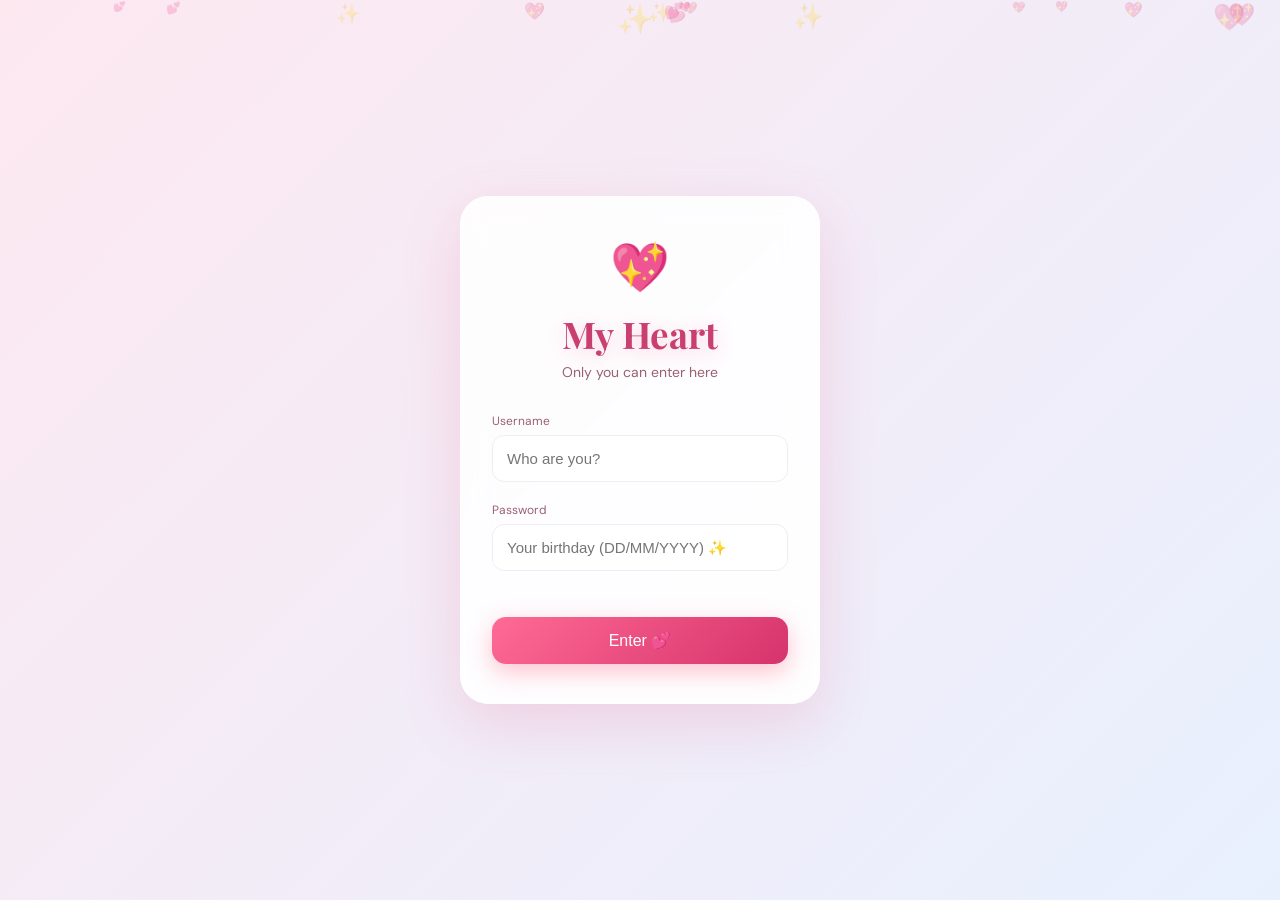
<file: index.html>
<!DOCTYPE html>
<html lang="en">
<head>
  <meta charset="UTF-8" />
  <meta name="viewport" content="width=device-width, initial-scale=1.0"/>
  <title>My Heart 💕</title>
  <link href="https://fonts.googleapis.com/css2?family=Playfair+Display&family=DM+Sans&display=swap" rel="stylesheet">
  <link rel="stylesheet" href="style.css" />
</head>
<body>

<div class="petals" id="petals"></div>

<div id="login-page" class="page active">
  <div class="login-card">
    <div class="lock-icon" style="font-size: 3rem; margin-bottom: 10px;">💖</div>
    <h1 class="login-title">My Heart</h1>
    <p class="login-sub">Only you can enter here</p>

    <div class="form-group">
      <label>Username</label>
      <input type="text" id="username" placeholder="Who are you?" />
    </div>

    <div class="form-group">
      <label>Password</label>
      <input type="password" id="password" placeholder="Your birthday (DD/MM/YYYY) ✨" />
    </div>

    <p id="error-msg" style="color: #ff4d4d; font-size: 14px; margin-bottom: 10px; min-height: 20px;"></p>
    <button class="login-btn" onclick="handleLogin()">Enter 💕</button>
  </div>
</div>

<div id="proposal-page" class="page">
  <div class="card">
    <h1 class="title">
      Will you be my girlfriend?<br>
      <span id="display-name"></span> 💕
    </h1>

    <div class="buttons">
      <button class="yes" onclick="sayYes()">Yes 💖</button>
      <button class="no" id="noBtn">No 🙈</button>
    </div>

    <p class="message" id="response-text"></p>
    <button class="back" onclick="handleLogout()">← Back</button>
  </div>
</div>

<script src="script.js"></script>
</body>
</html>
</file>
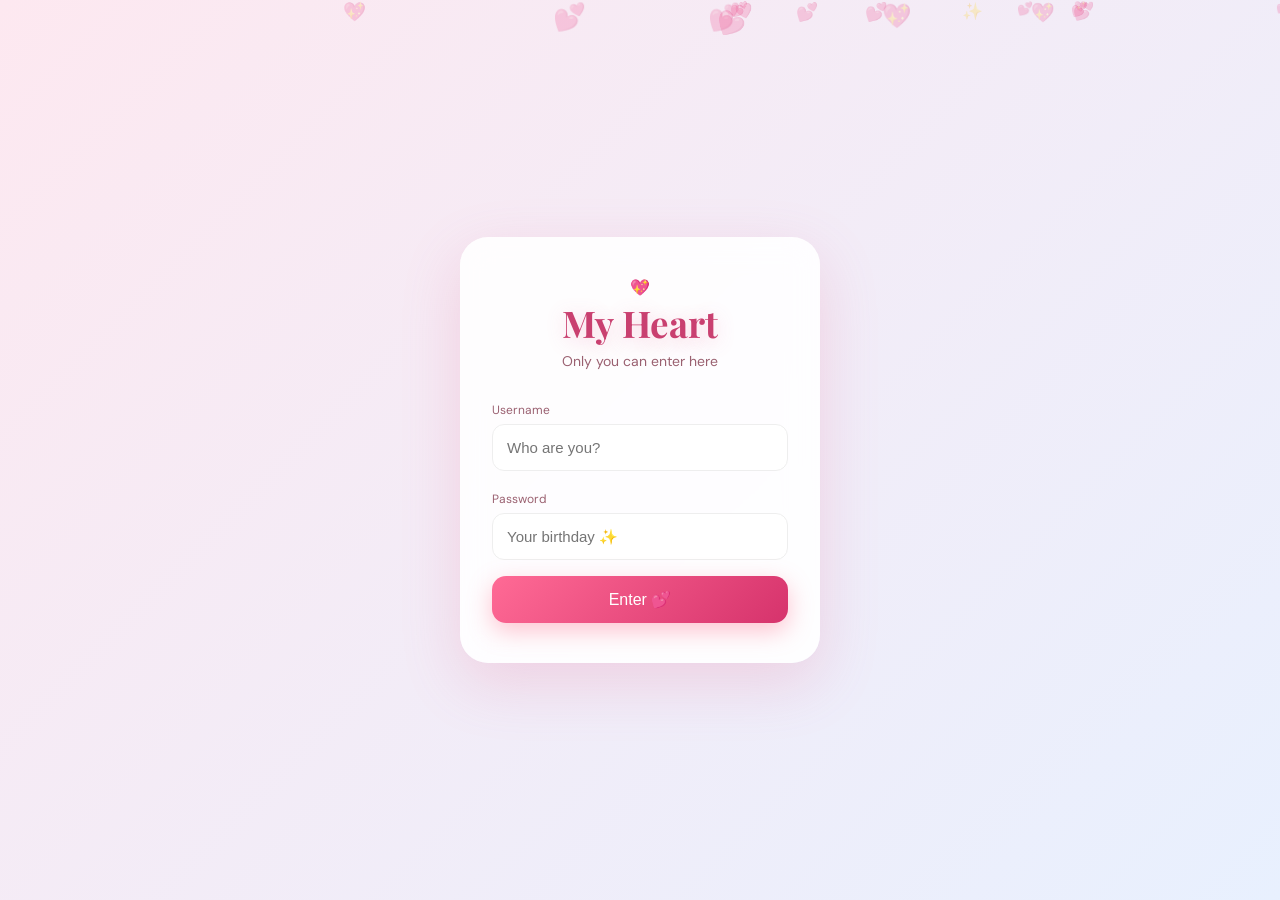
<file: lock.html>
<!DOCTYPE html>
<html lang="en">
<head>
  <meta charset="UTF-8" />
  <meta name="viewport" content="width=device-width, initial-scale=1.0"/>
  <title>My Heart 💕</title>

  <link href="https://fonts.googleapis.com/css2?family=Playfair+Display&family=DM+Sans&display=swap" rel="stylesheet">
  <link rel="stylesheet" href="style.css" />
</head>

<body>

<div class="petals" id="petals"></div>

<!-- LOGIN -->
<div id="login-page" class="page active">
  <div class="login-card">

    <div class="lock-icon">💖</div>

    <h1 class="login-title">My Heart</h1>
    <p class="login-sub">Only you can enter here</p>

    <div class="form-group">
      <label>Username</label>
      <input type="text" id="username" placeholder="Who are you?" />
    </div>

    <div class="form-group">
      <label>Password</label>
      <input type="password" id="password" placeholder="Your birthday ✨" />
    </div>

    <p id="error-msg" class="error-msg"></p>

    <button class="login-btn" onclick="handleLogin()">Enter 💕</button>

  </div>
</div>

<!-- PROPOSAL -->
<div id="proposal-page" class="page">
  <div class="card">

    <h1 class="title">
      Will you be my girlfriend?<br>
      <span id="display-name">Jing</span> 💕
    </h1>

    <div class="buttons">
      <button class="yes" onclick="sayYes()">Yes 💖</button>
      <button class="no" id="noBtn">No 🙈</button>
    </div>

    <p class="message" id="response-text"></p>

    <button class="back" onclick="handleLogout()">← Back</button>

  </div>
</div>

<script src="script.js"></script>
</body>
</html>
</file>
<file: style.css>
* {
  margin:0;
  padding:0;
  box-sizing:border-box;
}

body {
  font-family:'DM Sans', sans-serif;
  background: linear-gradient(135deg,#fde8f0,#e8f0fe);
  height:100vh;
  display:flex;
  justify-content:center;
  align-items:center;
  overflow:hidden;
}

/* pages */
.page {
  display:none;
  width:100%;
  justify-content:center;
}

.page.active {
  display:flex;
}

/* CARD */
.login-card, .card {
  background: rgba(255,255,255,0.9);
  backdrop-filter: blur(15px);
  border-radius: 28px;
  padding: 2.5rem 2rem;
  width: 90%;
  max-width: 360px;
  text-align: center;
  box-shadow: 0 20px 60px rgba(232, 96, 138, 0.2);
}

/* LOGIN */
.login-title {
  font-family:'Playfair Display', serif;
  font-size:2.3rem;
  color:#c94070;
  margin-bottom:0.3rem;
  text-shadow:0 4px 20px rgba(232,96,138,0.3);
}

.login-sub {
  font-size:14px;
  color:#9a6070;
  margin-bottom:1.8rem;
}

.form-group {
  text-align:left;
  margin-bottom:1rem;
}

.form-group label {
  font-size:12px;
  color:#9a6070;
}

.form-group input {
  width:100%;
  padding:14px;
  border-radius:12px;
  border:1.5px solid #eee;
  font-size:15px;
  margin-top:5px;
}

.login-btn {
  width:100%;
  padding:14px;
  border-radius:14px;
  border:none;
  font-size:16px;
  background: linear-gradient(135deg,#ff6a95,#d6336c);
  color:white;
  cursor:pointer;
  box-shadow:0 8px 25px rgba(255,105,135,0.4);
}

.login-btn:hover {
  transform:translateY(-2px);
}

/* PROPOSAL */
.title {
  font-family:'Playfair Display', serif;
  color:#c94070;
  margin-bottom:20px;
}

.buttons {
  display:flex;
  justify-content:center;
  gap:15px;
  margin:20px 0;
}

.yes, .no {
  padding:12px 22px;
  border:none;
  border-radius:50px;
  cursor:pointer;
}

.yes {
  background:linear-gradient(135deg,#ff6a95,#d6336c);
  color:white;
}

.no {
  background:#eee;
}

.message {
  margin-top:10px;
  color:#c94070;
}

.back {
  margin-top:20px;
  background:none;
  border:none;
  color:#888;
  cursor:pointer;
}

/* FLOATING */
.petals {
  position:fixed;
  width:100%;
  height:100%;
  pointer-events:none;
}

.petal {
  position:absolute;
  animation: float 10s linear infinite;
  opacity:0.25;
}

@keyframes float {
  0% { transform:translateY(-50px); }
  100% { transform:translateY(100vh); }
}
/* ... keep your existing CSS ... */

.no {
  background: #eee;
  transition: all 0.3s ease; /* Smooth movement */
  z-index: 10;
}

.yes {
  background: linear-gradient(135deg,#ff6a95,#d6336c);
  color: white;
  font-weight: bold;
  transform: scale(1.1); /* Make Yes slightly bigger */
}

/* Ensure the petals are behind everything */
.petals {
  position: fixed;
  top: 0;
  left: 0;
  width: 100%;
  height: 100%;
  pointer-events: none;
  z-index: -1;
}

/* Make sure container is relative for absolute button movement */
body {
  position: relative;
  overflow: hidden;
}
</file>
